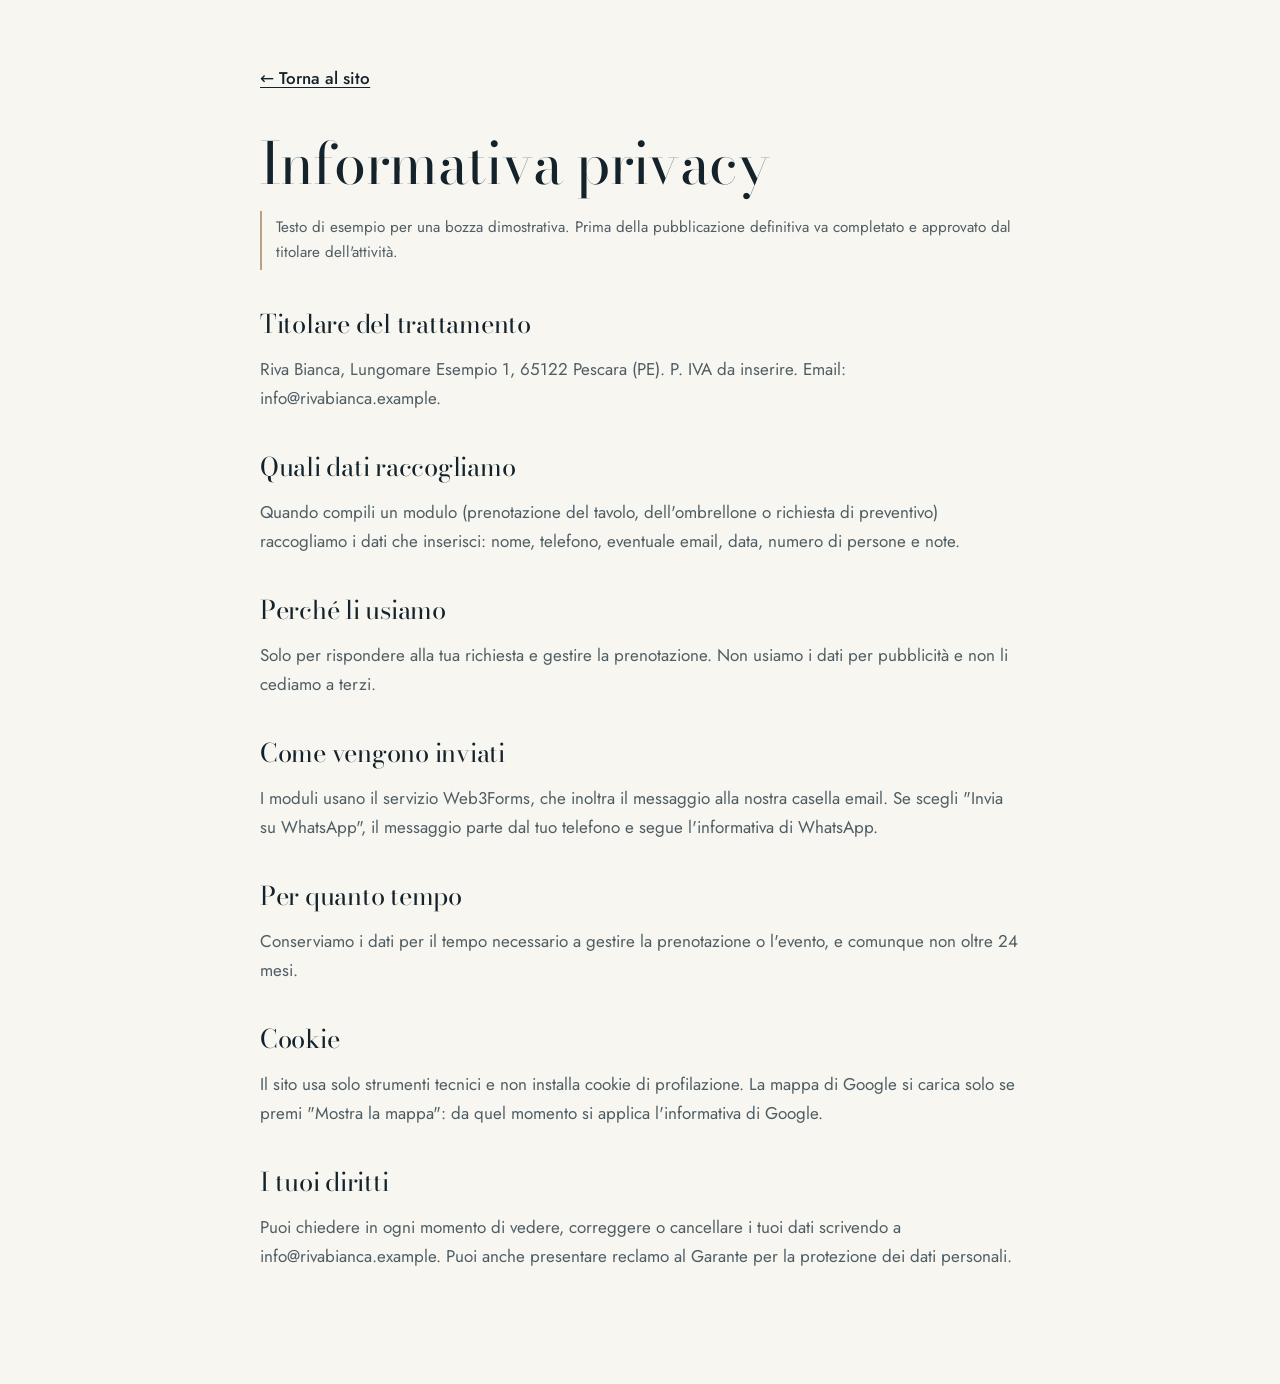
<file: privacy.html>
<!doctype html>
<html lang="it">
<head>
  <meta charset="utf-8">
  <meta name="viewport" content="width=device-width, initial-scale=1">
  <title>Informativa privacy – Riva Bianca</title>
  <meta name="robots" content="noindex, nofollow">
  <meta name="theme-color" content="#0B2633">
  <link rel="icon" href="assets/img/favicon.svg" type="image/svg+xml">
  <link rel="preconnect" href="https://fonts.googleapis.com">
  <link rel="preconnect" href="https://fonts.gstatic.com" crossorigin>
  <link rel="stylesheet" href="https://fonts.googleapis.com/css2?family=Bodoni+Moda:opsz,wght@6..96,400&family=Jost:wght@400;500&display=swap">
  <style>
    :root { --bg: #F8F6F1; --ink: #14232B; --ink-2: #4F5E65; --line: rgba(20,35,43,.14); --turq: #0E7C78; }
    *, *::before, *::after { box-sizing: border-box; }
    body { margin: 0; background: var(--bg); color: var(--ink); font: 17px/1.7 "Jost", system-ui, sans-serif; -webkit-font-smoothing: antialiased; }
    main { width: min(100% - 32px, 760px); margin: 0 auto; padding: 56px 0 96px; }
    a { color: inherit; text-underline-offset: .2em; }
    .back { display: inline-flex; align-items: center; min-height: 44px; font-weight: 500; }
    h1, h2 { font-family: "Bodoni Moda", Georgia, serif; font-weight: 400; line-height: 1.1; letter-spacing: -.01em; }
    h1 { font-size: clamp(2.4rem, 1.6rem + 3vw, 3.6rem); margin: 32px 0 12px; }
    h2 { font-size: 1.6rem; margin: 40px 0 8px; }
    p, li { color: var(--ink-2); }
    .demo { border-left: 2px solid #B9A182; padding: 4px 0 4px 14px; font-size: .95rem; }
  </style>
</head>
<body>
  <main>
    <a class="back" href="./">← Torna al sito</a>
    <h1>Informativa privacy</h1>
    <p class="demo">Testo di esempio per una bozza dimostrativa. Prima della pubblicazione definitiva va completato e approvato dal titolare dell'attività.</p>

    <h2>Titolare del trattamento</h2>
    <p>Riva Bianca, Lungomare Esempio 1, 65122 Pescara (PE). P. IVA da inserire. Email: info@rivabianca.example.</p>

    <h2>Quali dati raccogliamo</h2>
    <p>Quando compili un modulo (prenotazione del tavolo, dell'ombrellone o richiesta di preventivo) raccogliamo i dati che inserisci: nome, telefono, eventuale email, data, numero di persone e note.</p>

    <h2>Perché li usiamo</h2>
    <p>Solo per rispondere alla tua richiesta e gestire la prenotazione. Non usiamo i dati per pubblicità e non li cediamo a terzi.</p>

    <h2>Come vengono inviati</h2>
    <p>I moduli usano il servizio Web3Forms, che inoltra il messaggio alla nostra casella email. Se scegli "Invia su WhatsApp", il messaggio parte dal tuo telefono e segue l'informativa di WhatsApp.</p>

    <h2>Per quanto tempo</h2>
    <p>Conserviamo i dati per il tempo necessario a gestire la prenotazione o l'evento, e comunque non oltre 24 mesi.</p>

    <h2>Cookie</h2>
    <p>Il sito usa solo strumenti tecnici e non installa cookie di profilazione. La mappa di Google si carica solo se premi "Mostra la mappa": da quel momento si applica l'informativa di Google.</p>

    <h2>I tuoi diritti</h2>
    <p>Puoi chiedere in ogni momento di vedere, correggere o cancellare i tuoi dati scrivendo a info@rivabianca.example. Puoi anche presentare reclamo al Garante per la protezione dei dati personali.</p>
  </main>
</body>
</html>
</file>
